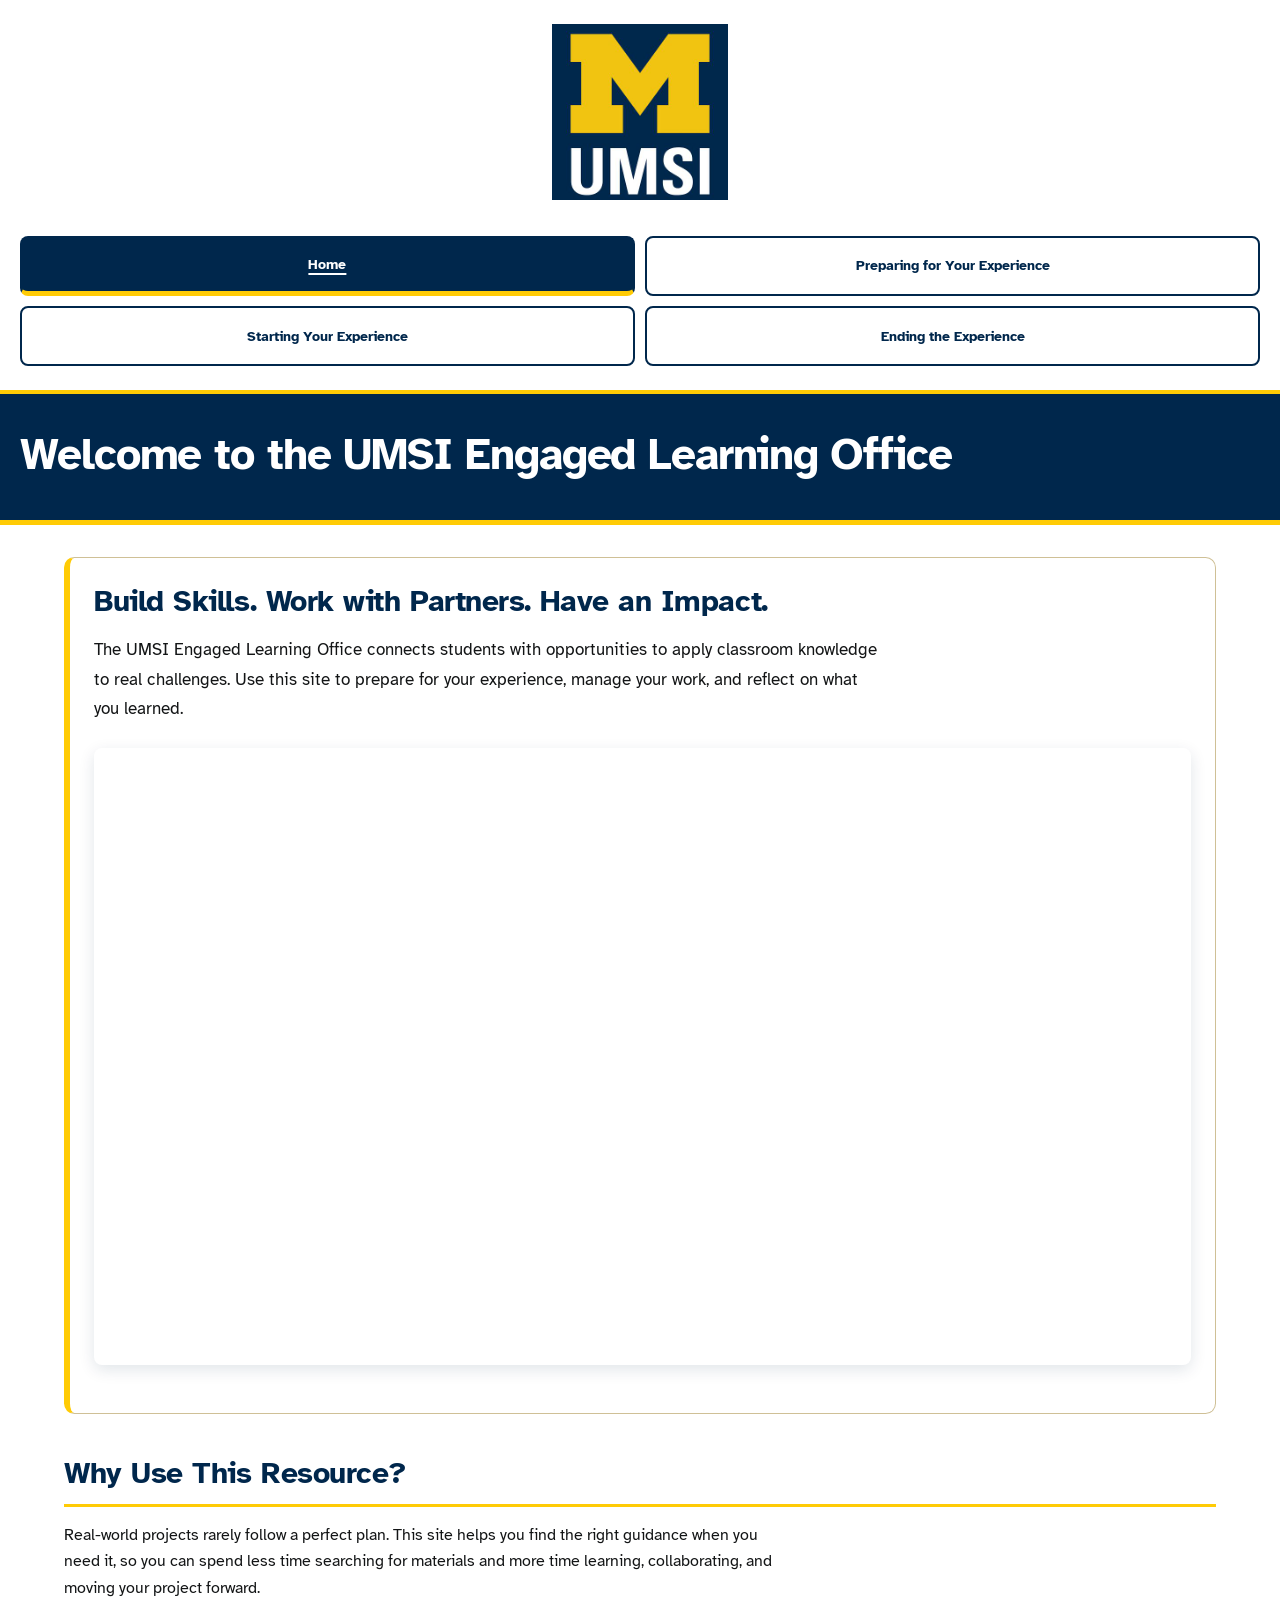
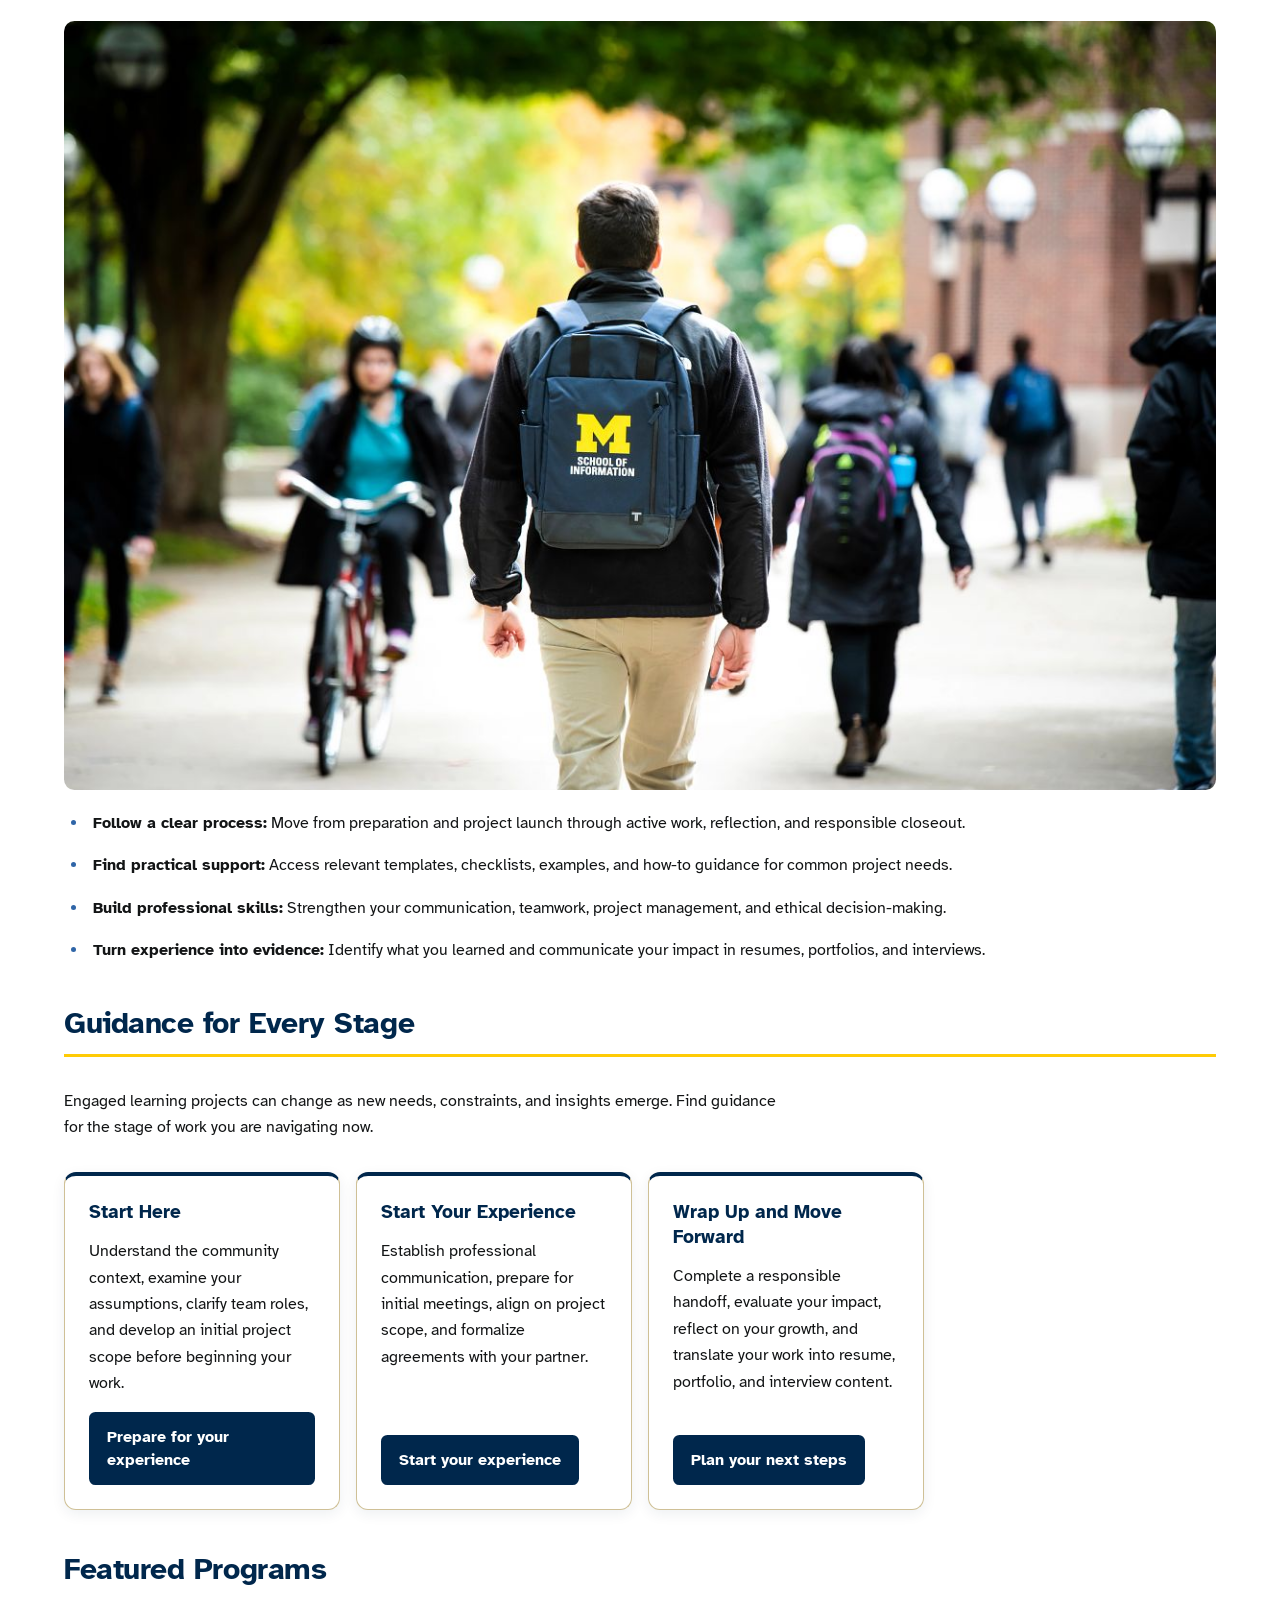
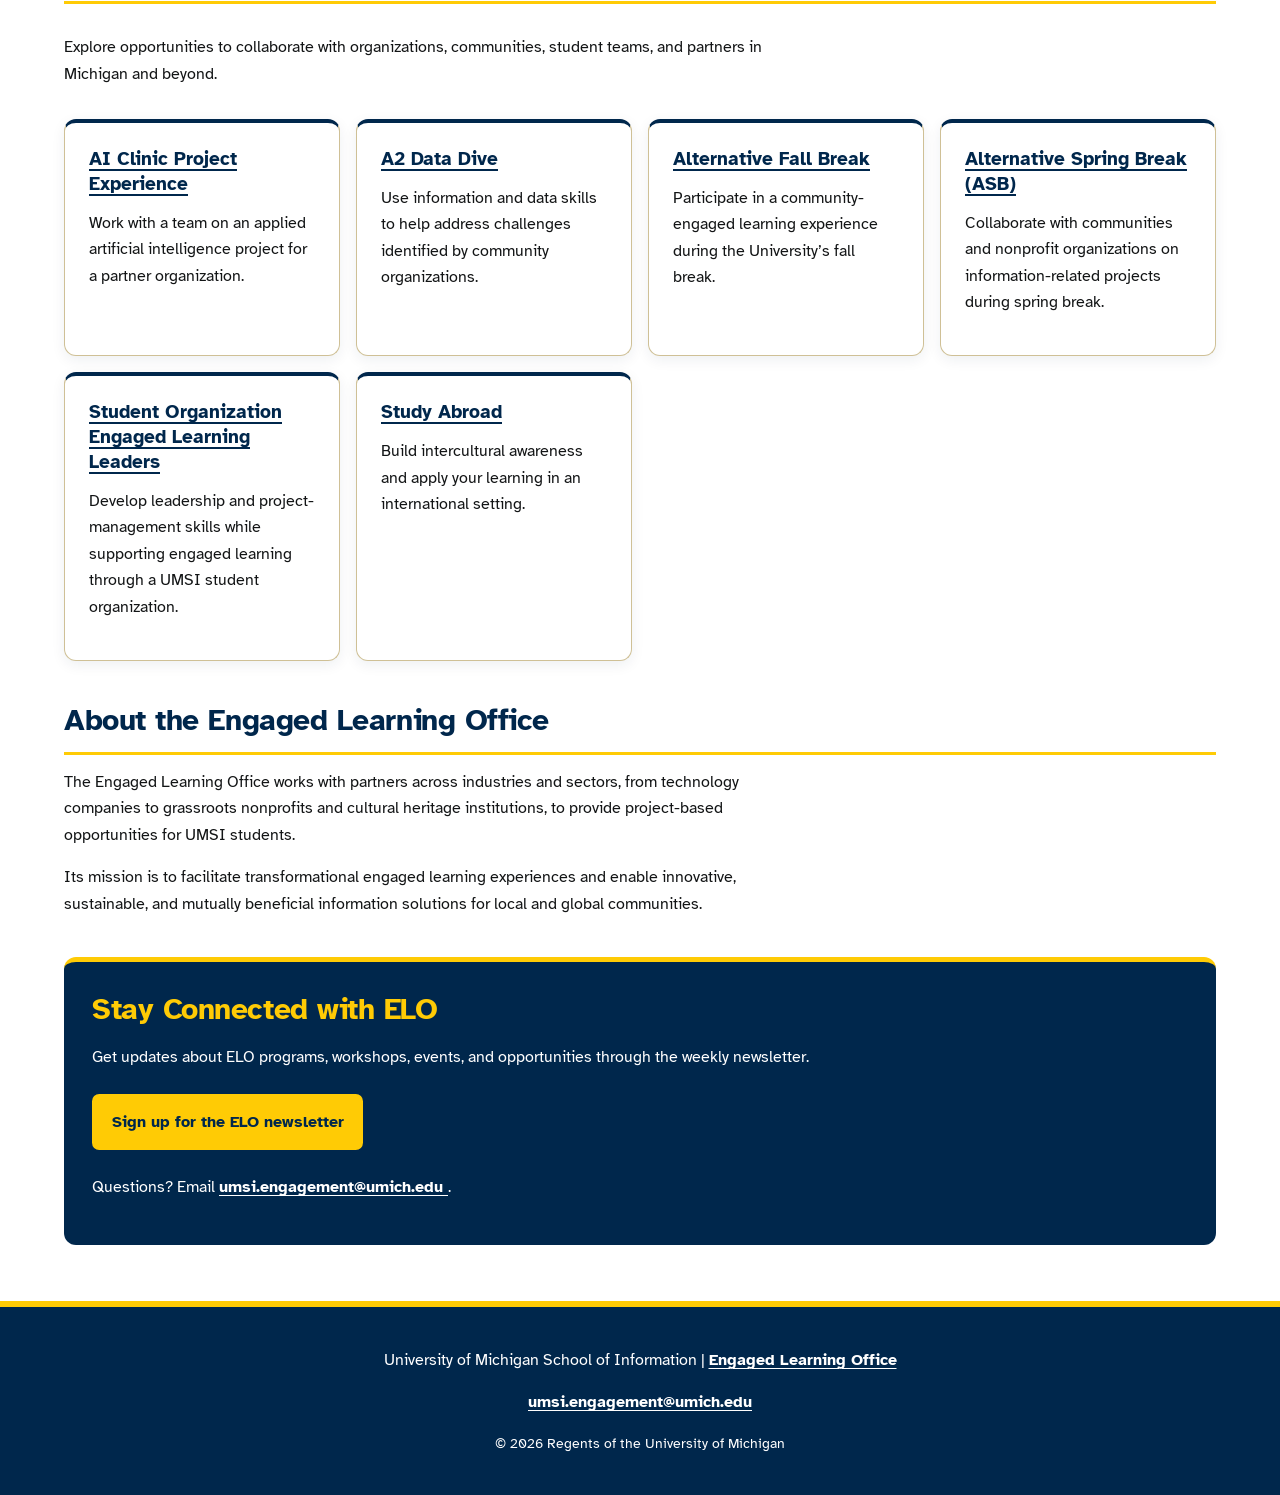
<file: index.html>
<!DOCTYPE html>
<html lang="en">
<head>
    <meta charset="UTF-8">
    <meta name="viewport" content="width=device-width, initial-scale=1.0">
    <title>Engaged Learning Resources | UMSI</title>
    <link rel="stylesheet" href="css/html5reset.css">
    <link rel="stylesheet" href="css/style.css">
</head>
<body>

    <header>
  <a href = "#main">Skip to Main Content</a>
        <img src="images/UMSI_signature_vertical_informal_solidblue.jpg" alt="UMSI Logo">
        <nav>
            <ul>
                <li><a href = "index.html" aria-current="page">Home</a></li>
                <li><a href = "prep.html">Preparing for Your Experience</a></li>
                <li><a href="starting.html">Starting Your Experience</a></li>
                <li><a href="ending.html">Ending the Experience</a></li>
            </ul>
        </nav>
    <h1>Welcome to the UMSI Engaged Learning Office</h1>

    </header>
    <main id="main">
    <section>
      <h2>Build Skills. Work with Partners. Have an Impact.</h2>
      <p>
       The UMSI Engaged Learning Office connects students with opportunities to apply classroom knowledge to real challenges. Use this site to prepare for your experience, manage your work, and reflect on what you learned.
      </p>

      <iframe width="560" height="315" src="https://www.youtube.com/embed/81ZO9RfIJEQ?si=tBp82YWZMl1u7CVS" title="YouTube video player"  allow="accelerometer; autoplay; clipboard-write; encrypted-media; gyroscope; picture-in-picture; web-share" referrerpolicy="strict-origin-when-cross-origin" allowfullscreen></iframe>
         <!-- Note: this iframe might cause an Axe ARIA error - that's not on you that's on YouTube! -->
    </section>

<section>
    <h2>Why Use This Resource?</h2>

    <p>Real-world projects rarely follow a perfect plan. This site helps you find the right guidance when you need it, so you can spend less time searching for materials and more time learning, collaborating, and moving your project forward.
    </p>
        <img src="images/UMSI_CampusFall_UMSIBackpack_02.jpg" alt="A student wears a UMSI backpack in fall on the drag.">
    <ul>
        <li><strong>Follow a clear process:</strong> Move from preparation and project launch through active work, reflection, and responsible closeout.</li>
        <li><strong>Find practical support:</strong> Access relevant templates, checklists, examples, and how-to guidance for common project needs.</li>
        <li><strong>Build professional skills:</strong> Strengthen your communication, teamwork, project management, and ethical decision-making.</li>
        <li><strong>Turn experience into evidence:</strong> Identify what you learned and communicate your impact in resumes, portfolios, and interviews.</li>
    </ul>
</section>

 <section>
    <h2>Guidance for Every Stage</h2>
    <p>Engaged learning projects can change as new needs, constraints, and insights emerge. Find guidance for the stage of work you are navigating now.</p>
    <article>
      <h3>Start Here</h3>
      <p>Understand the community context, examine your assumptions, clarify team roles, and develop an initial project scope before beginning your work.</p>
      <a href="prep.html">Prepare for your experience</a>
    </article>

    <article>
      <h3>Start Your Experience</h3>
      <p>Establish professional communication, prepare for initial meetings, align on project scope, and formalize agreements with your partner.</p>
      <a href="starting.html">Start your experience</a>
    </article>

    <article>
      <h3>Wrap Up and Move Forward</h3>
      <p>Complete a responsible handoff, evaluate your impact, reflect on your growth, and translate your work into resume, portfolio, and interview content.</p>
      <a href="ending.html">Plan your next steps</a>
    </article>
  </section>

   <section>
    <h2>Featured Programs</h2>
    <p>Explore opportunities to collaborate with organizations, communities, student teams, and partners in Michigan and beyond.</p>
    <article>
    <h3><a href="https://mcompass.umich.edu/_portal/tds-program-brochure?programid=12810">AI Clinic Project Experience</a></h3>
    <p>Work with a team on an applied artificial intelligence project for a partner organization.</p>
    </article>

    <article>
    <h3><a href="https://mcompass.umich.edu/_portal/tds-program-brochure?programid=12556">A2 Data Dive</a></h3>
    <p>Use information and data skills to help address challenges identified by community organizations.</p>
    </article>

     <article>
      <h3><a href="https://mcompass.umich.edu/_portal/tds-program-brochure?programid=11297">Alternative Fall Break</a></h3>
      <p>Participate in a community-engaged learning experience during the University’s fall break.</p>
    </article>

    <article>
      <h3><a href="https://mcompass.umich.edu/_portal/tds-program-brochure?programid=10621">Alternative Spring Break (ASB)</a></h3>
       <p>Collaborate with communities and nonprofit organizations on information-related projects during spring break.</p>
    </article>

    <article>
      <h3><a href="https://mcompass.umich.edu/_portal/tds-program-brochure?programid=12294">Student Organization Engaged Learning Leaders</a></h3>
       <p>Develop leadership and project-management skills while supporting engaged learning through a UMSI student organization.</p>
    </article>

    <article>
      <h3><a href="https://www.si.umich.edu/student-life/study-abroad">Study Abroad</a></h3>
      <p>Build intercultural awareness and apply your learning in an international setting. </p>
    </article>
   </section>
  <section>
    <h2>About the Engaged Learning Office</h2>
    <p>The Engaged Learning Office works with partners across industries and sectors, from technology companies to grassroots nonprofits and cultural heritage institutions, to provide project-based opportunities for UMSI students.</p>
    <p>Its mission is to facilitate transformational engaged learning experiences and enable innovative, sustainable, and mutually beneficial information solutions for local and global communities.</p>
  </section>
  <aside>
    <h2>Stay Connected with ELO</h2>
    <p>Get updates about ELO programs, workshops, events, and opportunities through the weekly newsletter.</p>
    <div>
       <a href="https://umsi.info/elo-newsletter"> Sign up for the ELO newsletter</a>
    </div>
    <p>Questions? Email <a href="mailto:umsi.engagement@umich.edu">umsi.engagement@umich.edu </a>.</p>
  </aside>



    </main>
    <footer>
        <p>University of Michigan School of Information | <a href="https://www.si.umich.edu/programs/engaged-learning/about-engaged-learning-office">Engaged Learning Office </a></p>
      <address>
        <a href="mailto:umsi.engagement@umich.edu">umsi.engagement@umich.edu</a>
      </address>
      <p>&copy; 2026 Regents of the University of Michigan</p>
    </footer>
</body>
</html>
</file>
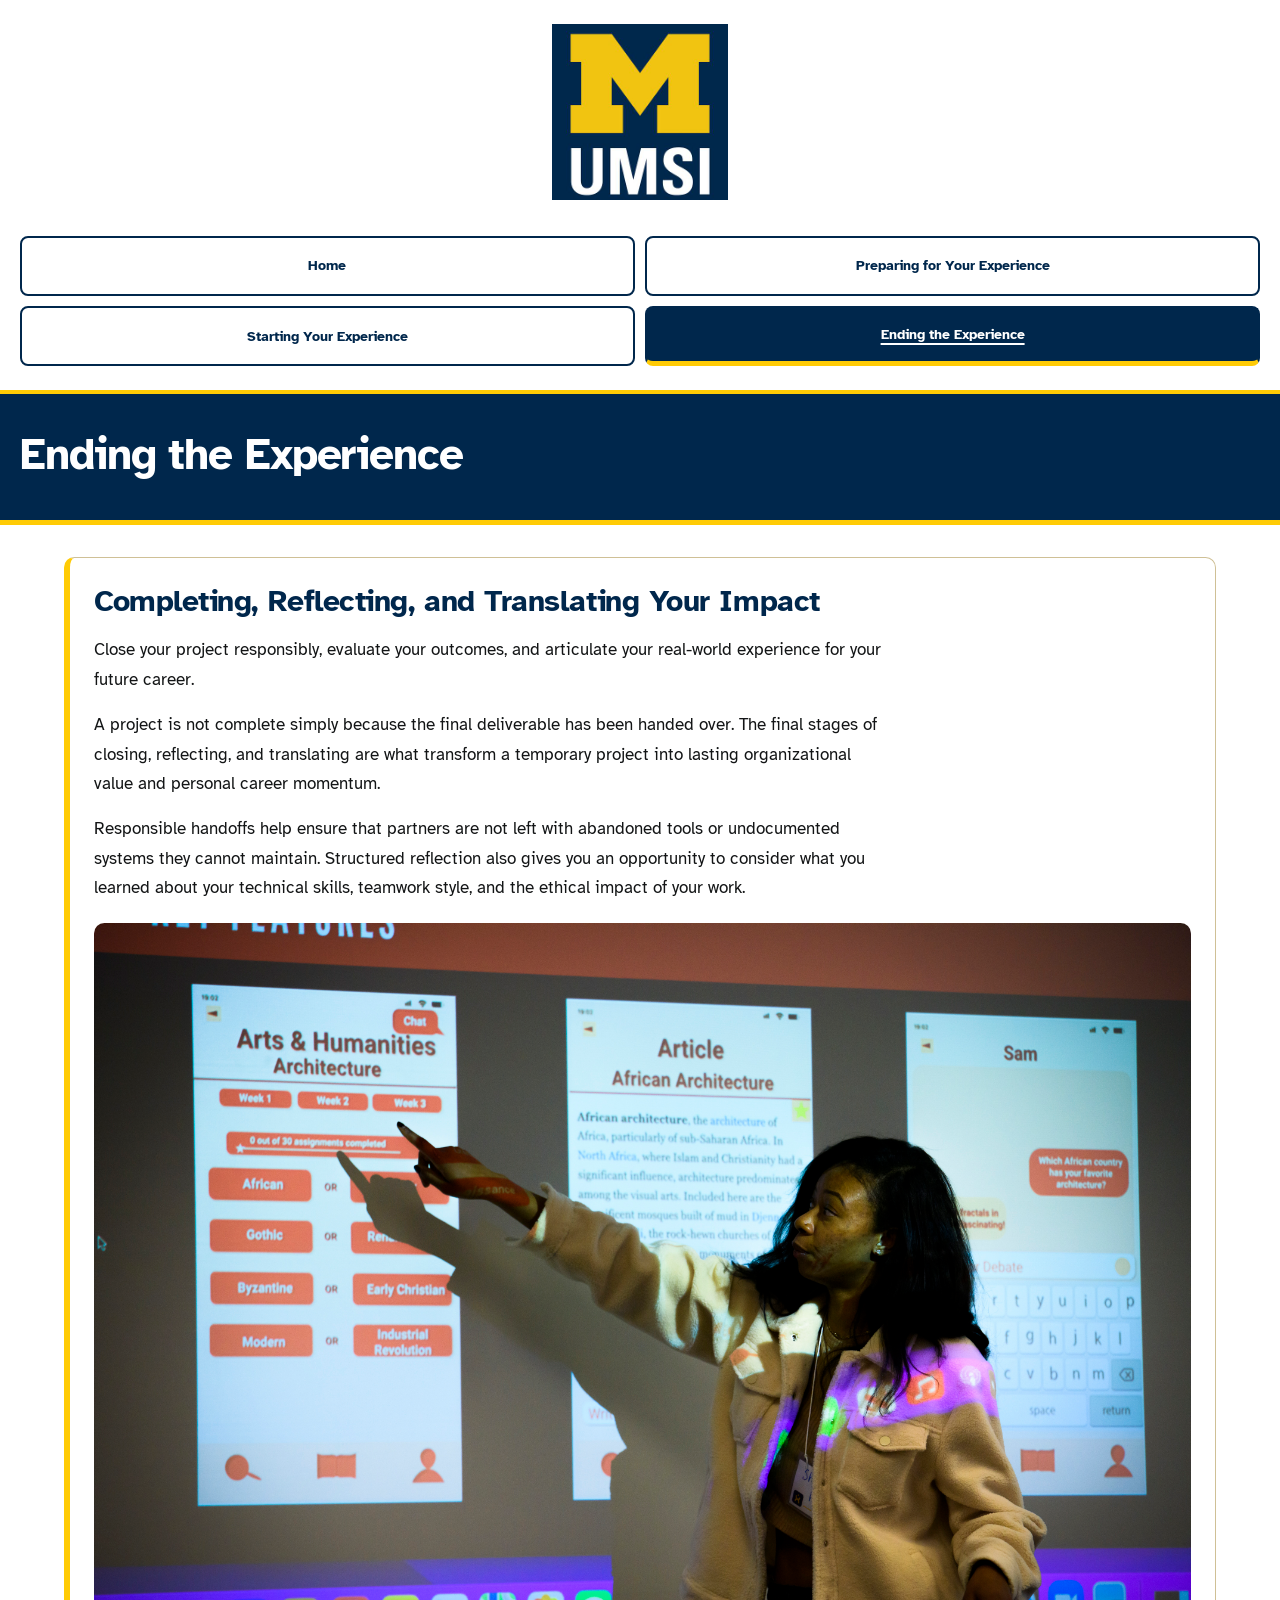
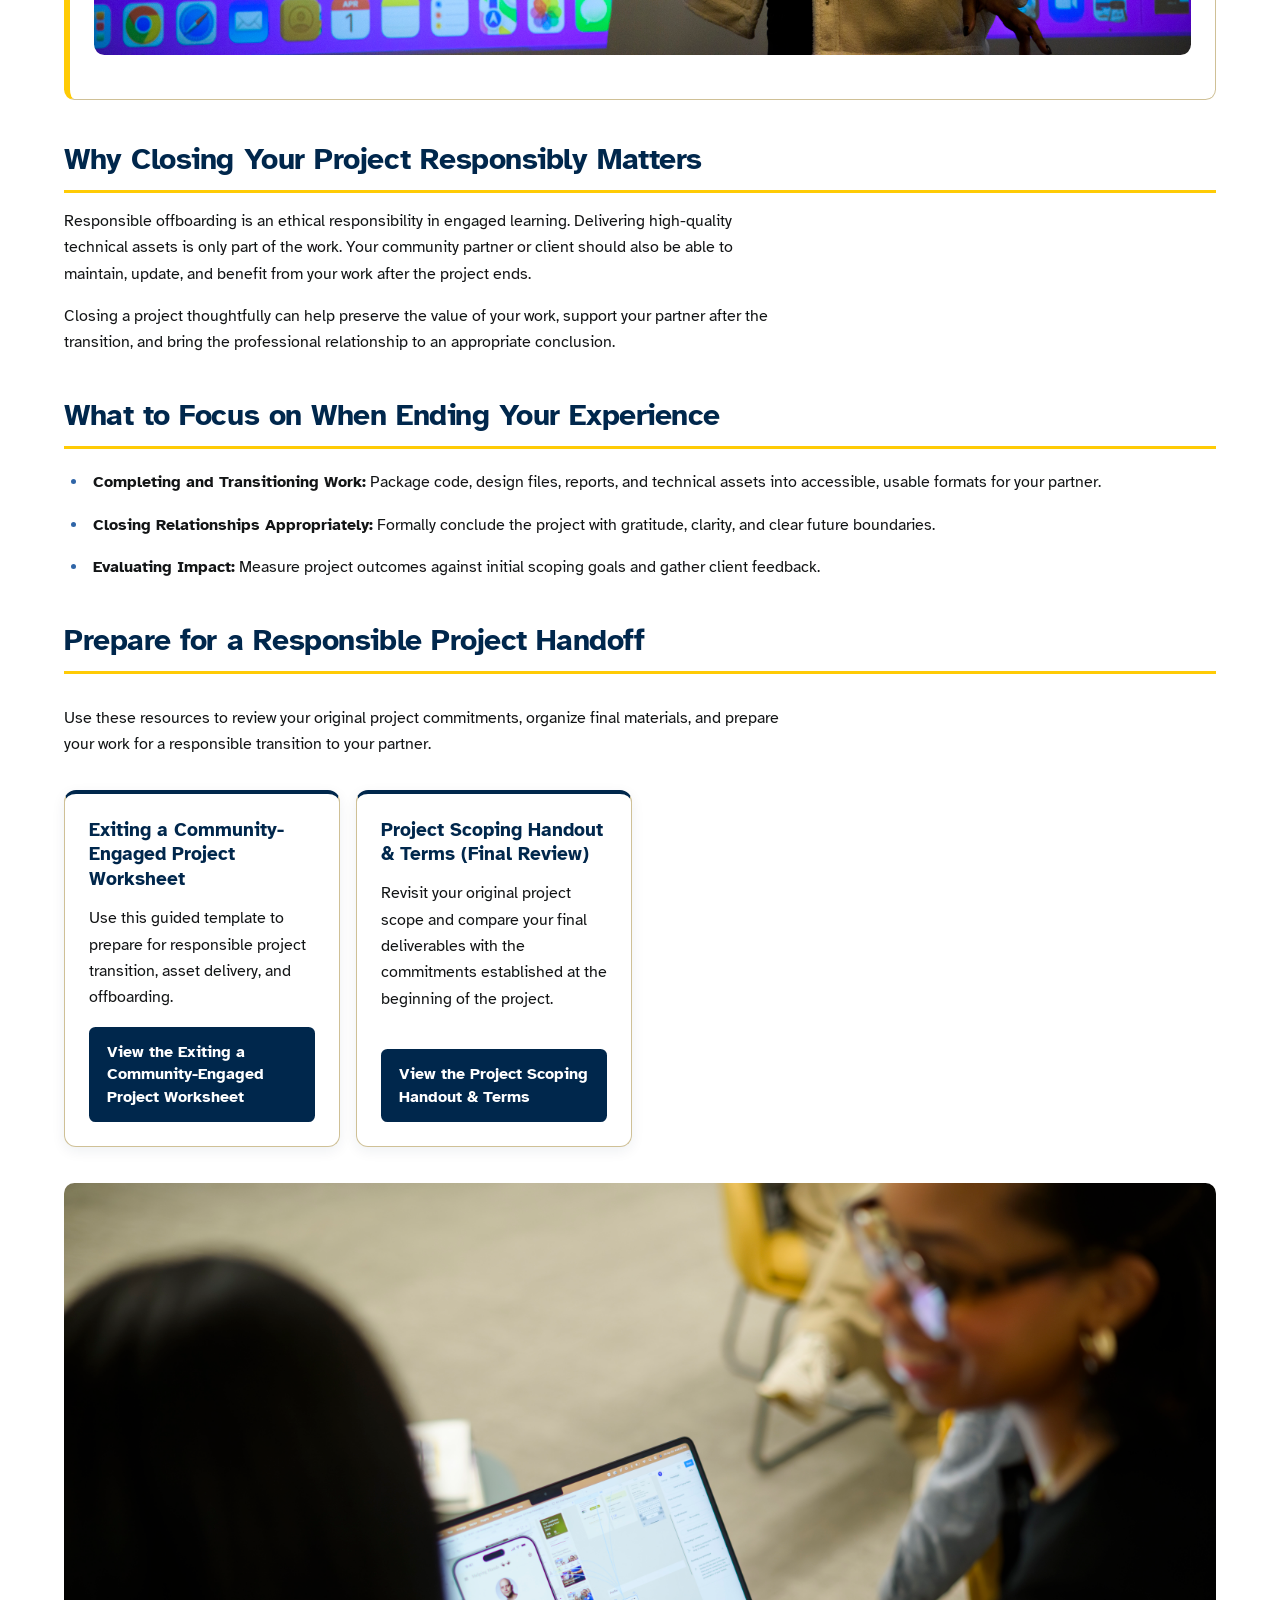
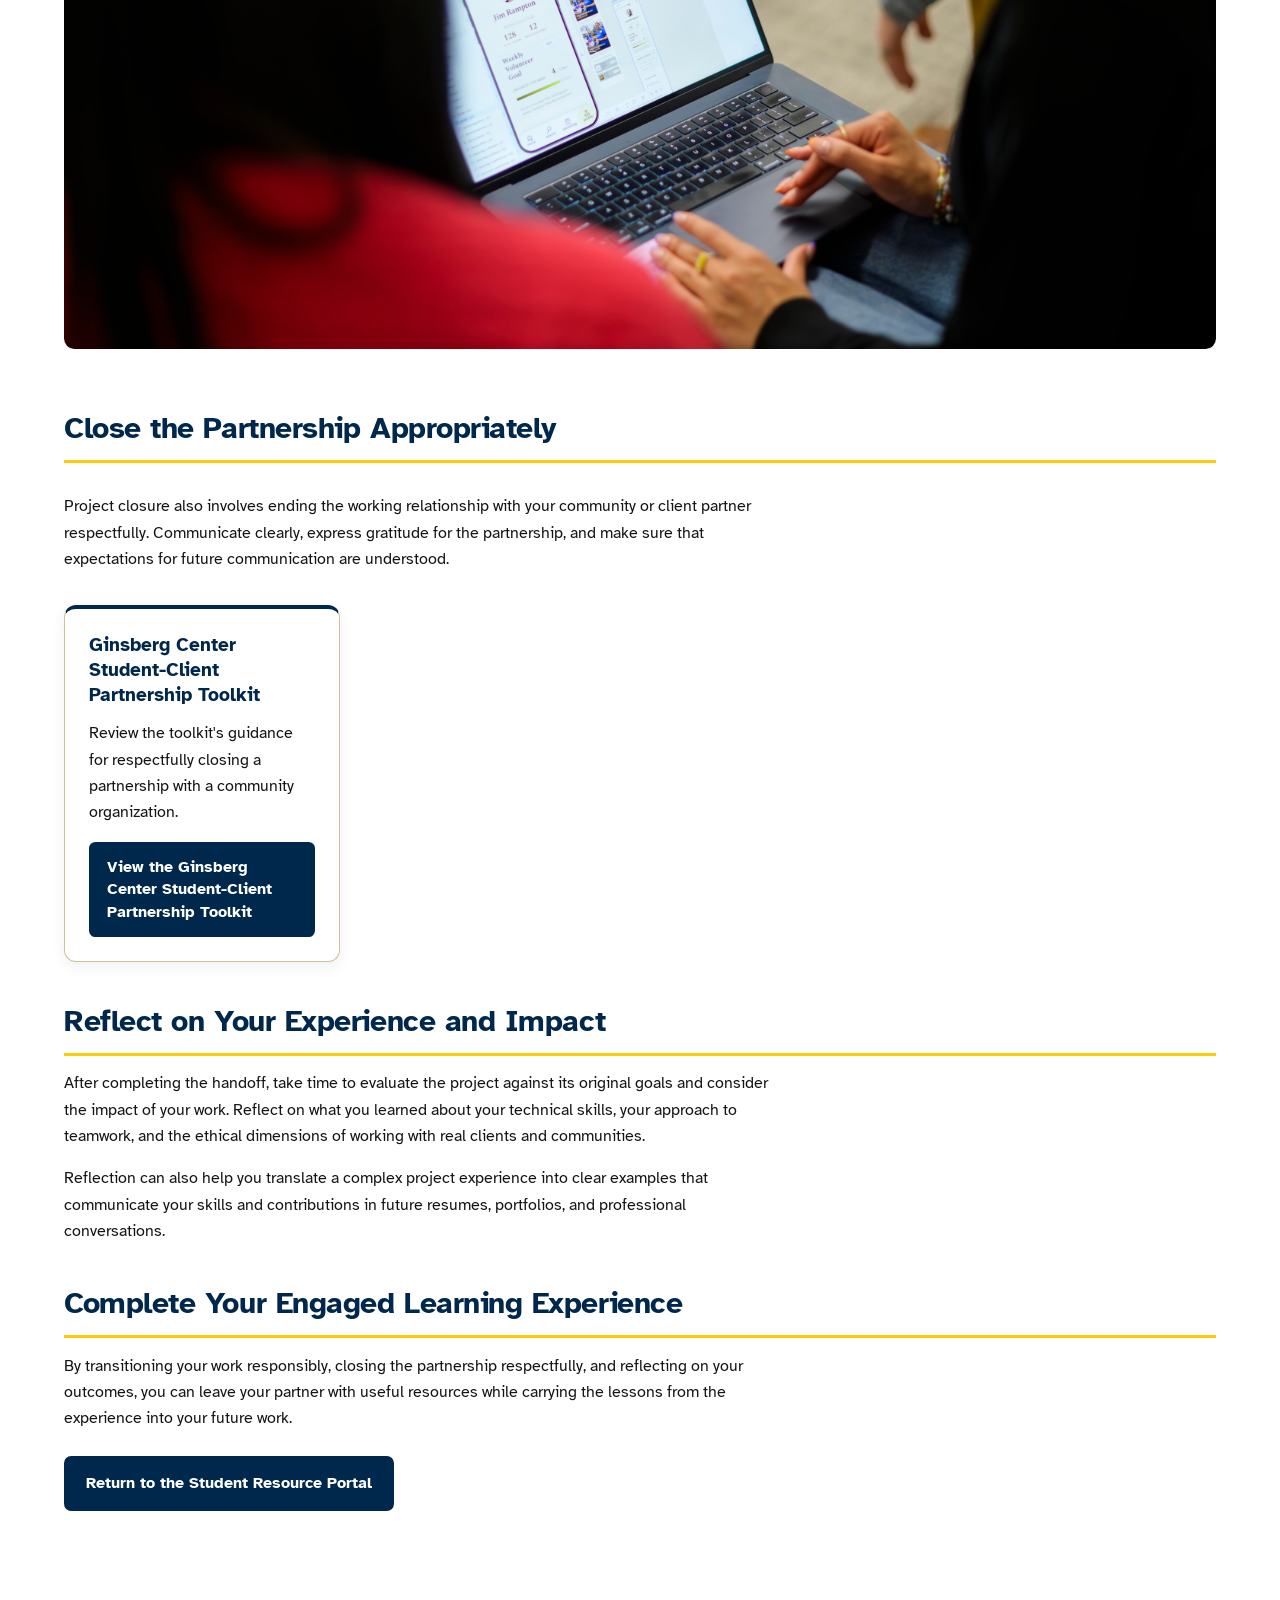
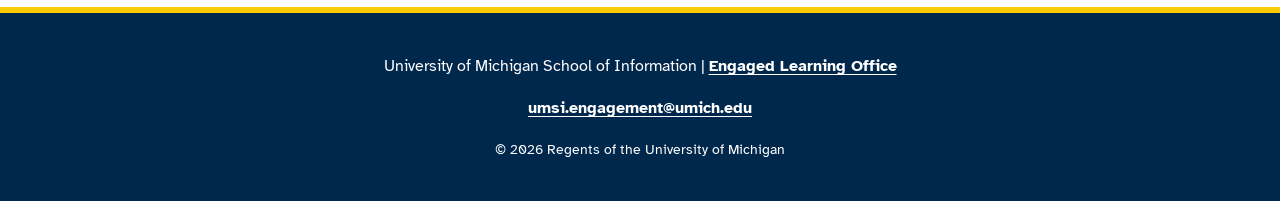
<file: ending.html>
<!DOCTYPE html>
<html lang="en">

<head>
    <meta charset="UTF-8">
    <meta name="viewport" content="width=device-width, initial-scale=1.0">
    <title>Ending the Experience | UMSI</title>
    <link rel="stylesheet" href="css/html5reset.css">
    <link rel="stylesheet" href="css/style.css">
</head>

<body>

    <header>
        <a href="#main">Skip to Main Content</a>

        <img src="images/UMSI_signature_vertical_informal_solidblue.jpg"
             alt="UMSI Logo">

        <nav>
            <ul>
                <li><a href="index.html">Home</a></li>
                <li><a href="prep.html">Preparing for Your Experience</a></li>
                <li><a href="starting.html">Starting Your Experience</a></li>
                <li><a href="ending.html" aria-current="page">Ending the Experience</a></li>
            </ul>
        </nav>

        <h1>Ending the Experience</h1>
    </header>


    <main id="main">

        <section>
            <h2>Completing, Reflecting, and Translating Your Impact</h2>

            <p>
                Close your project responsibly, evaluate your outcomes, and articulate
                your real-world experience for your future career.
            </p>

            <p>
                A project is not complete simply because the final deliverable has been
                handed over. The final stages of closing, reflecting, and translating
                are what transform a temporary project into lasting organizational
                value and personal career momentum.
            </p>

            <p>
                Responsible handoffs help ensure that partners are not left with
                abandoned tools or undocumented systems they cannot maintain. Structured
                reflection also gives you an opportunity to consider what you learned
                about your technical skills, teamwork style, and the ethical impact of
                your work.
            </p>

            <img src="images/UMSI_UXatUM_Conference_04.JPG"
                 alt="UMSI student presenting digital project work to an audience">
        </section>


        <section>
            <h2>Why Closing Your Project Responsibly Matters</h2>

            <p>
                Responsible offboarding is an ethical responsibility in engaged
                learning. Delivering high-quality technical assets is only part of the
                work. Your community partner or client should also be able to maintain,
                update, and benefit from your work after the project ends.
            </p>

            <p>
                Closing a project thoughtfully can help preserve the value of your work,
                support your partner after the transition, and bring the professional
                relationship to an appropriate conclusion.
            </p>
        </section>


        <section>
            <h2>What to Focus on When Ending Your Experience</h2>

            <ul>
                <li>
                    <strong>Completing and Transitioning Work:</strong>
                    Package code, design files, reports, and technical assets into
                    accessible, usable formats for your partner.
                </li>

                <li>
                    <strong>Closing Relationships Appropriately:</strong>
                    Formally conclude the project with gratitude, clarity, and clear
                    future boundaries.
                </li>

                <li>
                    <strong>Evaluating Impact:</strong>
                    Measure project outcomes against initial scoping goals and gather
                    client feedback.
                </li>
            </ul>
        </section>


        <section>
            <h2>Prepare for a Responsible Project Handoff</h2>

            <p>
                Use these resources to review your original project commitments,
                organize final materials, and prepare your work for a responsible
                transition to your partner.
            </p>

            <article>
                <h3>Exiting a Community-Engaged Project Worksheet</h3>

                <p>
                    Use this guided template to prepare for responsible project
                    transition, asset delivery, and offboarding.
                </p>

                <a href="https://docs.google.com/document/d/1-gfg_EZ3T8pa3T0a130Qvtpl1bYoLOVEHSNpGHcJtFA/edit?usp=drive_link">
                    View the Exiting a Community-Engaged Project Worksheet
                </a>
            </article>


            <article>
                <h3>Project Scoping Handout &amp; Terms (Final Review)</h3>

                <p>
                    Revisit your original project scope and compare your final
                    deliverables with the commitments established at the beginning
                    of the project.
                </p>

                <a href="https://docs.google.com/document/d/1TrEDolwmOIlXgYgAP9VvlOGoYOwFfe6KxzZOgZSVYVw/edit?usp=drive_link">
                    View the Project Scoping Handout &amp; Terms
                </a>
            </article>

            <img src="images/UMSI_ViewbookMSI2026_26.jpg"
                 alt="UMSI students reviewing digital project work together on a laptop">
        </section>


        <section>
            <h2>Close the Partnership Appropriately</h2>

            <p>
                Project closure also involves ending the working relationship with
                your community or client partner respectfully. Communicate clearly,
                express gratitude for the partnership, and make sure that expectations
                for future communication are understood.
            </p>

            <article>
                <h3>Ginsberg Center Student-Client Partnership Toolkit</h3>

                <p>
                    Review the toolkit's guidance for respectfully closing a
                    partnership with a community organization.
                </p>

                <a href="https://ginsberg.umich.edu/article/campus-community-partnerships-toolkit">
                    View the Ginsberg Center Student-Client Partnership Toolkit
                </a>
            </article>
        </section>


        <section>
            <h2>Reflect on Your Experience and Impact</h2>

            <p>
                After completing the handoff, take time to evaluate the project against
                its original goals and consider the impact of your work. Reflect on
                what you learned about your technical skills, your approach to teamwork,
                and the ethical dimensions of working with real clients and communities.
            </p>

            <p>
                Reflection can also help you translate a complex project experience
                into clear examples that communicate your skills and contributions in
                future resumes, portfolios, and professional conversations.
            </p>
        </section>


        <section>
            <h2>Complete Your Engaged Learning Experience</h2>

            <p>
                By transitioning your work responsibly, closing the partnership
                respectfully, and reflecting on your outcomes, you can leave your
                partner with useful resources while carrying the lessons from the
                experience into your future work.
            </p>

            <a href="index.html">Return to the Student Resource Portal</a>
        </section>

    </main>


    <footer>
        <p>
            University of Michigan School of Information |
            <a href="https://www.si.umich.edu/programs/engaged-learning/about-engaged-learning-office">
                Engaged Learning Office
            </a>
        </p>

        <address>
            <a href="mailto:umsi.engagement@umich.edu">
                umsi.engagement@umich.edu
            </a>
        </address>

        <p>&copy; 2026 Regents of the University of Michigan</p>
    </footer>

</body>

</html>
</file>
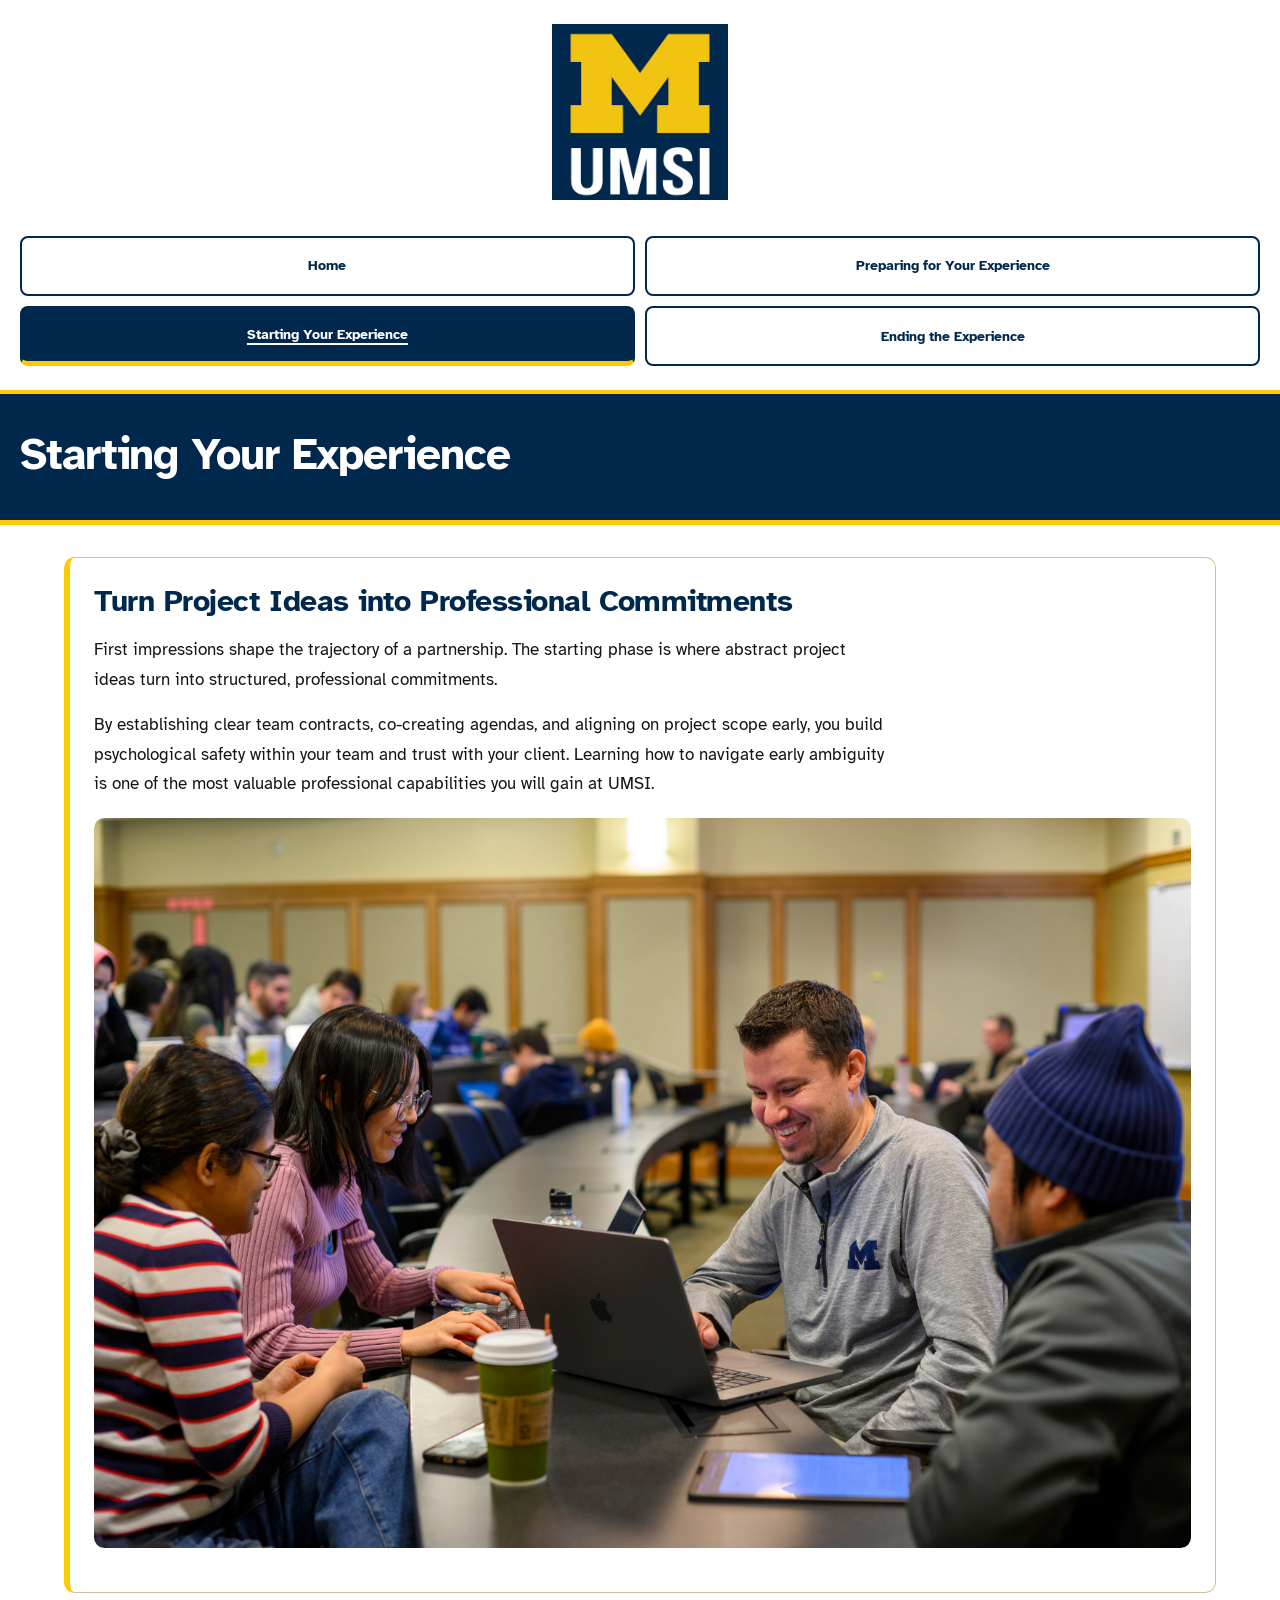
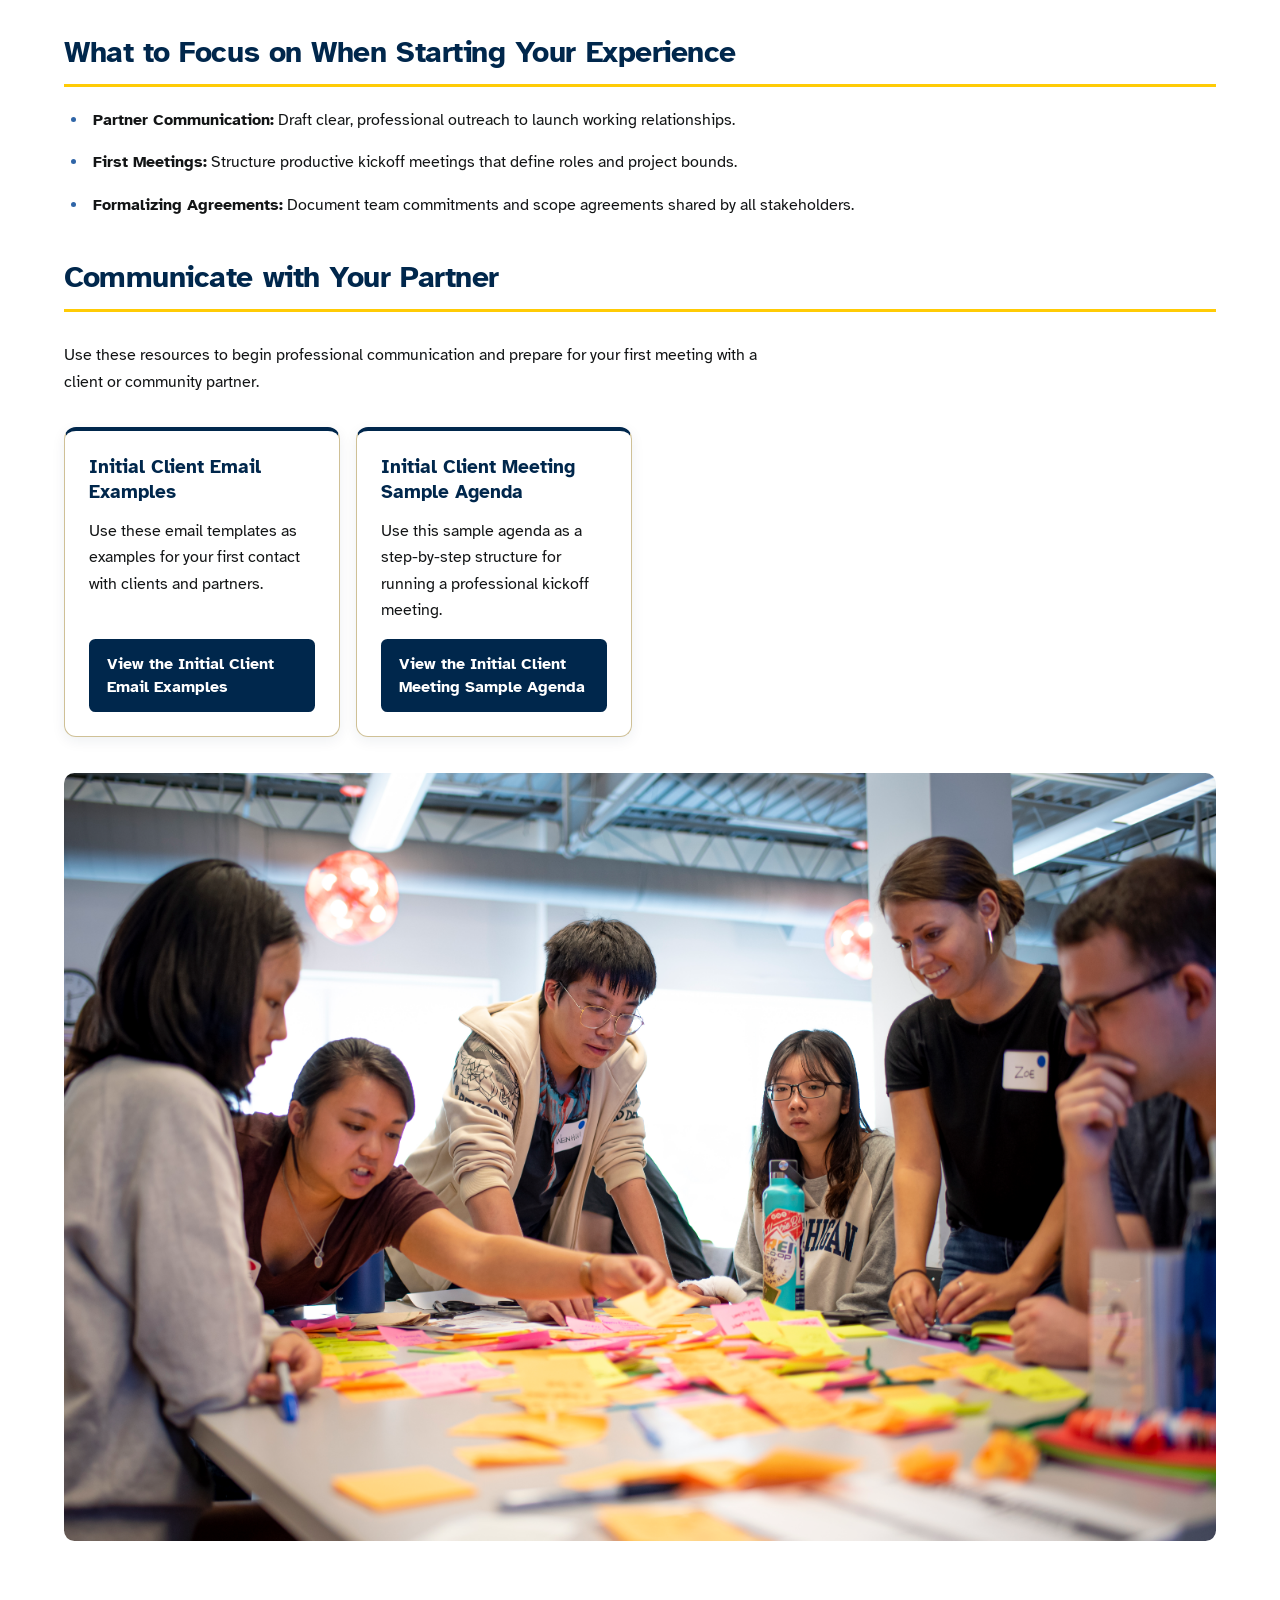
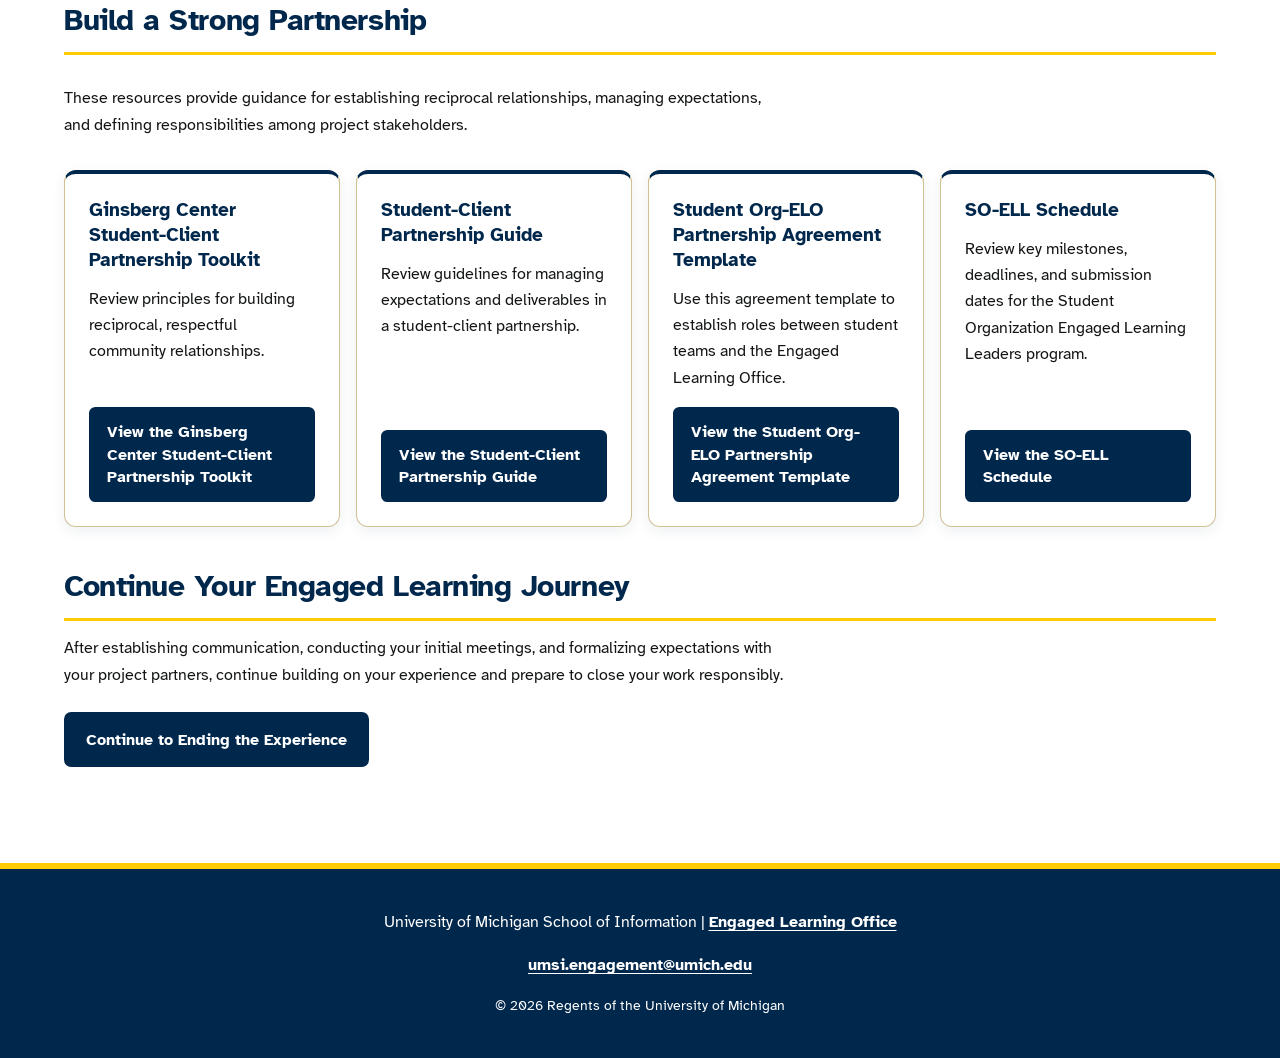
<file: starting.html>
<!DOCTYPE html>
<html lang="en">

<head>
    <meta charset="UTF-8">
    <meta name="viewport" content="width=device-width, initial-scale=1.0">
    <title>Starting Your Experience | UMSI</title>
    <link rel="stylesheet" href="css/html5reset.css">
    <link rel="stylesheet" href="css/style.css">
</head>

<body>

    <header>
        <a href="#main">Skip to Main Content</a>

        <img src="images/UMSI_signature_vertical_informal_solidblue.jpg"
             alt="UMSI Logo">

        <nav>
            <ul>
                <li><a href="index.html">Home</a></li>
                <li><a href="prep.html">Preparing for Your Experience</a></li>
                <li><a href="starting.html" aria-current="page">Starting Your Experience</a></li>
                <li><a href="ending.html">Ending the Experience</a></li>
            </ul>
        </nav>

        <h1>Starting Your Experience</h1>
    </header>


    <main id="main">

        <section>
            <h2>Turn Project Ideas into Professional Commitments</h2>

            <p>
                First impressions shape the trajectory of a partnership. The starting
                phase is where abstract project ideas turn into structured, professional
                commitments.
            </p>

            <p>
                By establishing clear team contracts, co-creating agendas, and aligning
                on project scope early, you build psychological safety within your team
                and trust with your client. Learning how to navigate early ambiguity is
                one of the most valuable professional capabilities you will gain at UMSI.
            </p>

            <img src="images/UMSI_MHIClassroom_02202023_08.JPG"
                 alt="UMSI students collaborating around a laptop during a group meeting">
        </section>


        <section>
            <h2>What to Focus on When Starting Your Experience</h2>

            <ul>
                <li>
                    <strong>Partner Communication:</strong>
                    Draft clear, professional outreach to launch working relationships.
                </li>

                <li>
                    <strong>First Meetings:</strong>
                    Structure productive kickoff meetings that define roles and
                    project bounds.
                </li>

                <li>
                    <strong>Formalizing Agreements:</strong>
                    Document team commitments and scope agreements shared by all
                    stakeholders.
                </li>
            </ul>
        </section>


        <section>
            <h2>Communicate with Your Partner</h2>

            <p>
                Use these resources to begin professional communication and prepare
                for your first meeting with a client or community partner.
            </p>

            <article>
                <h3>Initial Client Email Examples</h3>

                <p>
                    Use these email templates as examples for your first contact with
                    clients and partners.
                </p>

                <a href="https://docs.google.com/document/d/1fWFXwoW5fKX_Tctn97Gio5XZDwILNlqIOyKKE8Yk5J0/edit?usp=sharing">
                    View the Initial Client Email Examples
                </a>
            </article>


            <article>
                <h3>Initial Client Meeting Sample Agenda</h3>

                <p>
                    Use this sample agenda as a step-by-step structure for running a
                    professional kickoff meeting.
                </p>

                <a href="https://docs.google.com/document/d/1ItXxYauAcPoaGMUZWuJsX-OLFfGmeBOWT7JNhoZxGyU/edit?usp=sharing">
                    View the Initial Client Meeting Sample Agenda
                </a>
            </article>

            <img src="images/UMSI_DesignJam_GreatLakesWaterSafety_01.JPG"
                 alt="UMSI students collaborating around a table with colorful sticky notes">
        </section>


        <section>
            <h2>Build a Strong Partnership</h2>

            <p>
                These resources provide guidance for establishing reciprocal
                relationships, managing expectations, and defining responsibilities
                among project stakeholders.
            </p>

            <article>
                <h3>Ginsberg Center Student-Client Partnership Toolkit</h3>

                <p>
                    Review principles for building reciprocal, respectful community
                    relationships.
                </p>

                <a href="https://ginsberg.umich.edu/article/campus-community-partnerships-toolkit">
                    View the Ginsberg Center Student-Client Partnership Toolkit
                </a>
            </article>


            <article>
                <h3>Student-Client Partnership Guide</h3>

                <p>
                    Review guidelines for managing expectations and deliverables in a
                    student-client partnership.
                </p>

                <a href="https://drive.google.com/file/d/12ealxkKCvOZajxK7doyUXu_k2LyKPUP2/view">
                    View the Student-Client Partnership Guide
                </a>
            </article>


            <article>
                <h3>Student Org-ELO Partnership Agreement Template</h3>

                <p>
                    Use this agreement template to establish roles between student
                    teams and the Engaged Learning Office.
                </p>

                <a href="https://docs.google.com/document/d/1y5Y2wc1ADz0n_ht26kPYlFK3Zm9i3UR_Z0OMWP3Q_xQ/edit?tab=t.0">
                    View the Student Org-ELO Partnership Agreement Template
                </a>
            </article>


            <article>
                <h3>SO-ELL Schedule</h3>

                <p>
                    Review key milestones, deadlines, and submission dates for the
                    Student Organization Engaged Learning Leaders program.
                </p>

                <a href="https://docs.google.com/spreadsheets/d/1YeK2WerSbhaU5hjEg9wxdXmzBx9lgRy2yHBKAH-SxiA/edit?gid=166831640#gid=166831640">
                    View the SO-ELL Schedule
                </a>
            </article>
        </section>


        <section>
            <h2>Continue Your Engaged Learning Journey</h2>

            <p>
                After establishing communication, conducting your initial meetings,
                and formalizing expectations with your project partners, continue
                building on your experience and prepare to close your work responsibly.
            </p>

            <a href="ending.html">Continue to Ending the Experience</a>
        </section>

    </main>


    <footer>
        <p>
            University of Michigan School of Information |
            <a href="https://www.si.umich.edu/programs/engaged-learning/about-engaged-learning-office">
                Engaged Learning Office
            </a>
        </p>

        <address>
            <a href="mailto:umsi.engagement@umich.edu">
                umsi.engagement@umich.edu
            </a>
        </address>

        <p>&copy; 2026 Regents of the University of Michigan</p>
    </footer>

</body>

</html>
</file>
<file: css/style.css>
@import url('https://fonts.googleapis.com/css2?family=Atkinson+Hyperlegible:wght@400;700&display=swap');

/* ==========================================
   SI 539 Client Project - Mobile Deliverable
   UMSI Engaged Learning Resource Portal

   Mobile-first design
   University of Michigan Brand Guidelines
   ========================================== */


/* ==========================================
   1. BRAND COLORS & VARIABLES
   ========================================== */

:root {
    /* Official University of Michigan colors */
    --michigan-blue: #00274C;
    --michigan-maize: #FFCB05;
    --white: #FFFFFF;

    /* Official secondary colors */
    --arboretum-blue: #2F65A7;
    --umma-tan: #CFC096;
    --puma-black: #131516;

    /* Supporting interface colors */
    --page-background: #FFFFFF;
    --card-background: #FFFFFF;
    --text-color: #131516;
    --border-color: #CFC096;

    /* Layout */
    --page-padding: 1.25rem;
    --section-spacing: 2.5rem;
    --card-radius: 0.75rem;
}


/* ==========================================
   2. BASE STYLES
   ========================================== */

*,
*::before,
*::after {
    box-sizing: border-box;
}

html {
    scroll-behavior: smooth;
}

body {
    margin: 0;
    min-width: 0;

    font-family: "Atkinson Hyperlegible", Arial, sans-serif;
    font-size: 1rem;
    line-height: 1.65;

    color: var(--text-color);
    background-color: var(--page-background);

    overflow-wrap: break-word;
}

img {
    display: block;
    max-width: 100%;
    height: auto;
}

iframe {
    display: block;
    width: 100%;
    max-width: 100%;
    aspect-ratio: 16 / 9;
    height: auto;

    border: 0;
    border-radius: 0.5rem;
}

p {
    margin: 0 0 1rem;
}

ul,
ol {
    padding-left: 1.5rem;
}

ul {
    list-style-type: disc;
}

ol {
    list-style-type: decimal;
}

li {
    margin-bottom: 0.6rem;
}

strong {
    font-weight: 700;
}



/* ==========================================
   3. TYPOGRAPHY
   ========================================== */

h1,
h2,
h3,
h4 {
    margin-top: 0;
    margin-bottom: 0.9rem;

    color: var(--michigan-blue);
    font-weight: 700;
    line-height: 1.3;
    text-align: left;
}

h1 {
    font-size: clamp(1.85rem, 6vw, 2.75rem);
    letter-spacing: -0.025em;
}

h2 {
    font-size: clamp(1.4rem, 4.5vw, 1.9rem);
    letter-spacing: -0.015em;
}

h3 {
    font-size: 1.2rem;
}

h4 {
    font-size: 1.05rem;
}

a {
    color: var(--michigan-blue);
    text-decoration: underline;
    text-decoration-thickness: 0.08em;
    text-underline-offset: 0.2em;
}

a:hover {
    text-decoration-thickness: 0.15em;
}

a:focus-visible {
    outline: 3px solid var(--arboretum-blue);
    outline-offset: 4px;
    border-radius: 0.15rem;
}


/* ==========================================
   4. SKIP TO MAIN CONTENT
   ========================================== */

header > a[href="#main"] {
    position: absolute;
    top: -10rem;
    left: 1rem;

    z-index: 1000;

    padding: 0.9rem 1.25rem;

    background-color: var(--michigan-maize);
    color: var(--michigan-blue);

    font-weight: 700;
    text-decoration: none;

    border: 3px solid var(--michigan-blue);
    border-radius: 0.4rem;
}

header > a[href="#main"]:focus,
header > a[href="#main"]:focus-visible {
    position: absolute;
    top: 1rem;
    left: 1rem;
}


/* ==========================================
   5. HEADER
   ========================================== */

header {
    background-color: var(--white);
    border-bottom: 0.35rem solid var(--michigan-maize);
}

header > img {
    width: min(45%, 11rem);
    height: auto;

    margin: 1.5rem auto;
}

header > h1 {
    margin: 0;
    padding: 2rem var(--page-padding) 2.25rem;

    background-color: var(--michigan-blue);
    color: var(--white);

    border-top: 0.25rem solid var(--michigan-maize);
}


/* ==========================================
   6. MOBILE NAVIGATION
   ========================================== */

nav {
    padding: 0.75rem var(--page-padding) 1.5rem;
}

nav ul {
    display: grid;
    grid-template-columns: repeat(2, minmax(0, 1fr));
    gap: 0.65rem;

    list-style: none;

    margin: 0;
    padding: 0;
}

nav li {
    margin: 0;
    min-width: 0;
}

nav a {
    display: flex;
    align-items: center;
    justify-content: center;

    min-height: 3.75rem;
    height: 100%;

    padding: 0.75rem 0.55rem;

    background-color: var(--white);
    color: var(--michigan-blue);

    border: 2px solid var(--michigan-blue);
    border-radius: 0.5rem;

    font-size: 0.9rem;
    font-weight: 700;
    line-height: 1.35;

    text-align: center;
    text-decoration: none;

    transition:
        background-color 0.2s ease,
        color 0.2s ease,
        border-color 0.2s ease;
}

nav a:hover {
    background-color: var(--michigan-blue);
    color: var(--white);
}

nav a[aria-current="page"] {
    background-color: var(--michigan-blue);
    color: var(--white);

    border-bottom: 0.35rem solid var(--michigan-maize);

    text-decoration: underline;
    text-decoration-thickness: 0.12em;
    text-underline-offset: 0.25em;
}


/* ==========================================
   7. MAIN CONTENT
   ========================================== */

main {
    width: min(100% - 2.5rem, 72rem);
    margin: 0 auto;
    padding: 2rem 0 3.5rem;
}

main > section {
    margin-bottom: var(--section-spacing);
}

main > section > h2 {
    padding-bottom: 0.7rem;
    border-bottom: 0.2rem solid var(--michigan-maize);
}

main > section > p {
    max-width: 72ch;
}

main > section > img {
    width: 100%;
    height: auto;

    margin: 1.25rem 0;

    border-radius: 0.65rem;
}

main > section > ul {
    margin-top: 1.25rem;
}

main > section > ul li {
    padding-left: 0.3rem;
    margin-bottom: 1rem;
}

main > section > ul li::marker {
    color: var(--arboretum-blue);
}


/* ==========================================
   8. RESPONSIVE RESOURCE CARD GRID
   ========================================== */

/*
   Sections containing articles use CSS Grid.

   At mobile widths, cards remain readable.
   At larger widths, cards automatically form
   multiple columns without media queries.

   This applies to all four HTML pages.
*/

main > section:has(> article) {
    display: grid;

    grid-template-columns:
        repeat(auto-fit, minmax(min(100%, 17rem), 1fr));

    gap: 1rem;
    align-items: stretch;
}

/*
   Section headings and introductory paragraphs
   span the full grid width.
*/

main > section:has(> article) > h2,
main > section:has(> article) > p,
main > section:has(> article) > img,
main > section:has(> article) > ul {
    grid-column: 1 / -1;
}

main article {
    display: flex;
    flex-direction: column;

    min-width: 0;

    padding: 1.5rem;

    background-color: var(--card-background);

    border: 1px solid var(--border-color);
    border-top: 0.3rem solid var(--michigan-blue);
    border-radius: var(--card-radius);

    box-shadow: 0 0.25rem 0.85rem rgba(0, 39, 76, 0.07);
}

main article h3 {
    margin-bottom: 0.8rem;
}

main article h4 {
    margin-top: 1rem;
}

main article p {
    margin-bottom: 1rem;
}

main article > a {
    display: inline-flex;
    align-items: center;
    justify-content: center;

    align-self: flex-start;

    min-height: 2.75rem;
    max-width: 100%;

    margin-top: auto;
    padding: 0.75rem 1rem;

    background-color: var(--michigan-blue);
    color: var(--white);

    border: 2px solid var(--michigan-blue);
    border-radius: 0.4rem;

    font-weight: 700;
    line-height: 1.4;
    text-align: left;
    text-decoration: none;
}

main article > a:hover {
    background-color: var(--white);
    color: var(--michigan-blue);
}

/* Links inside article headings */

main article h3 a {
    color: var(--michigan-blue);
    font-weight: 700;
}

main article h3 a:hover {
    text-decoration-thickness: 0.15em;
}


/* ==========================================
   9. NESTED RESOURCE CONTENT
   ========================================== */

main article > div {
    margin-top: 1rem;
    padding: 1rem;

    background-color: var(--white);

    border-left: 0.25rem solid var(--arboretum-blue);
}

main article > div h4 {
    margin-top: 0;
}

main article > div a {
    display: inline-flex;
    align-items: center;
    justify-content: center;
    min-height: 2.75rem;
    max-width: 100%;
    padding: 0.75rem 1rem;
    margin-top: 0.5rem;

    background-color: var(--michigan-blue);
    color: var(--white);

    border: 2px solid var(--michigan-blue);
    border-radius: 0.4rem;

    font-weight: 700;
    line-height: 1.4;
    text-align: left;
    text-decoration: none;
}

main article > div a:hover {
    background-color: var(--white);
    color: var(--michigan-blue);
}



/* ==========================================
   10. CONTENT IMAGES & VIDEO
   ========================================== */

main img {
    max-width: 100%;
    height: auto;
}

main iframe {
    margin: 1.5rem 0;
    box-shadow: 0 0.3rem 1rem rgba(0, 39, 76, 0.12);
}


/* ==========================================
   11. PAGE INTRODUCTION
   ========================================== */

main > section:first-child {
    padding: 1.5rem;

    background-color: var(--white);

    border: 1px solid var(--border-color);
    border-left: 0.4rem solid var(--michigan-maize);
    border-radius: 0.65rem;
}

main > section:first-child h2 {
    border-bottom: none;
    padding-bottom: 0;
}

main > section:first-child p {
    font-size: 1.05rem;
    line-height: 1.75;
}


/* ==========================================
   12. NEXT-STEP LINKS
   ========================================== */

/*
   Direct links in sections can act as
   prominent next-step navigation.
*/

main > section > a {
    display: inline-flex;
    align-items: center;
    justify-content: center;

    min-height: 3rem;
    max-width: 100%;

    padding: 0.85rem 1.25rem;
    margin-top: 0.5rem;

    background-color: var(--michigan-blue);
    color: var(--white);

    border: 2px solid var(--michigan-blue);
    border-radius: 0.45rem;

    font-weight: 700;
    line-height: 1.5;
    text-align: center;
    text-decoration: none;
}

main > section > a:hover {
    background-color: var(--white);
    color: var(--michigan-blue);
}


/* ==========================================
   13. ELO NEWSLETTER ASIDE
   ========================================== */

main > aside {
    margin-top: 2.5rem;
    padding: 1.75rem;

    background-color: var(--michigan-blue);
    color: var(--white);

    border-top: 0.35rem solid var(--michigan-maize);
    border-radius: 0.75rem;
}

main > aside h2 {
    color: var(--michigan-maize);
}

main > aside a {
    color: var(--white);
    font-weight: 700;
}

main > aside > div {
    margin: 1.5rem 0;
}

main > aside > div a {
    display: inline-flex;
    align-items: center;
    justify-content: center;

    min-height: 3rem;
    max-width: 100%;

    padding: 0.8rem 1.1rem;

    background-color: var(--michigan-maize);
    color: var(--michigan-blue);

    border: 2px solid var(--michigan-maize);
    border-radius: 0.45rem;

    text-decoration: none;
}

main > aside > div a:hover {
    background-color: var(--white);
    border-color: var(--white);
}


/* ==========================================
   14. FOOTER
   ========================================== */

footer {
    padding: 2.5rem var(--page-padding);

    background-color: var(--michigan-blue);
    color: var(--white);

    border-top: 0.4rem solid var(--michigan-maize);

    text-align: center;
}

footer p {
    margin-bottom: 1rem;
}

footer address {
    margin-bottom: 1rem;

    font-style: normal;
    overflow-wrap: anywhere;
}

footer a {
    color: var(--white);
    font-weight: 700;
    text-underline-offset: 0.2em;
}

footer a:hover {
    color: var(--michigan-maize);
}

footer p:last-child {
    margin-bottom: 0;
    font-size: 0.9rem;
}


/* ==========================================
   15. REDUCED MOTION ACCESSIBILITY
   ========================================== */

@media (prefers-reduced-motion: reduce) {
    *,
    *::before,
    *::after {
        scroll-behavior: auto !important;
        animation-duration: 0.01ms !important;
        animation-iteration-count: 1 !important;
        transition-duration: 0.01ms !important;
    }
}
</file>
